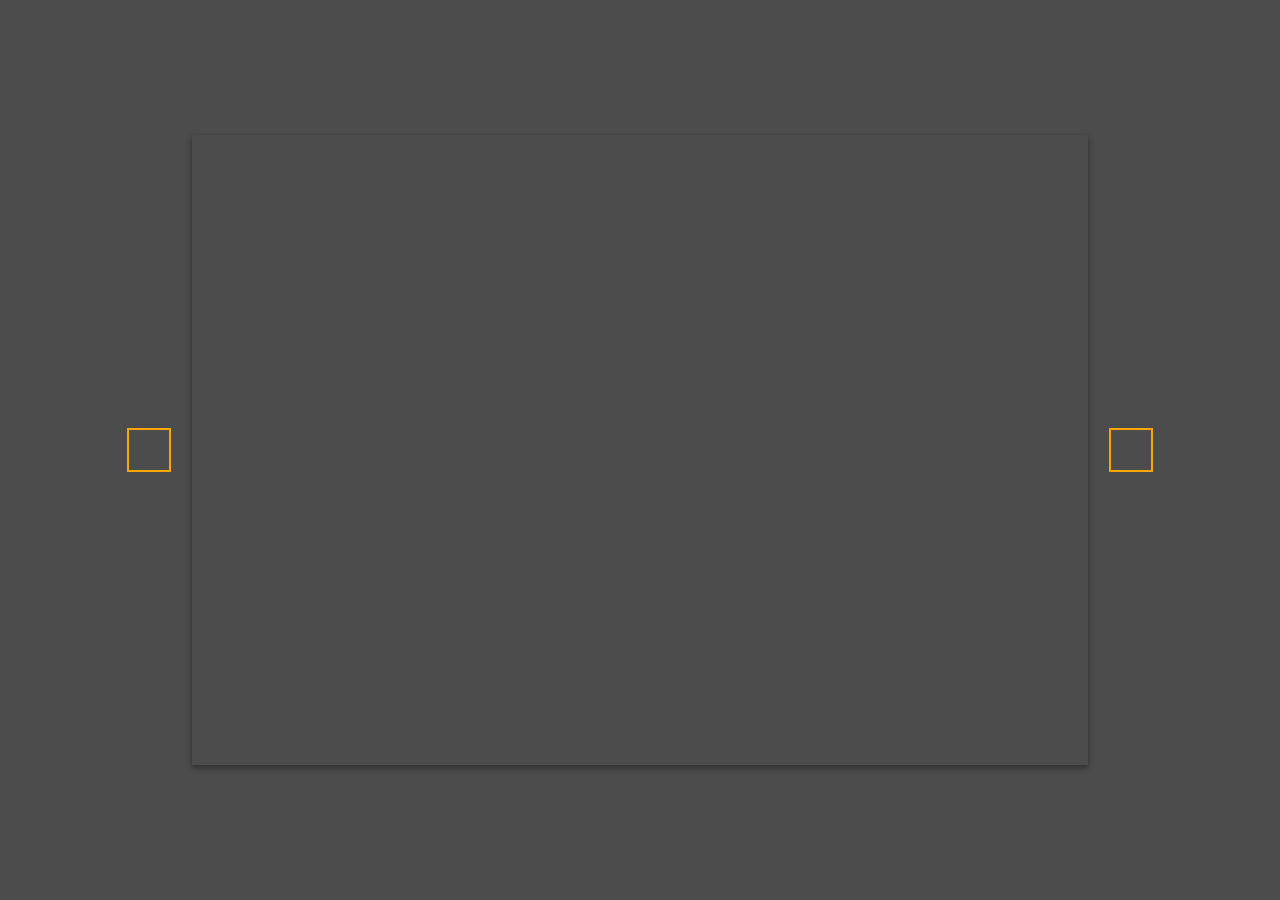
<file: background-slider/index.html>
<!DOCTYPE html>
<html lang="en">
  <head>
    <meta charset="UTF-8" />
    <meta name="viewport" content="width=device-width, initial-scale=1.0" />
    <link
      rel="stylesheet"
      href="https://cdnjs.cloudflare.com/ajax/libs/font-awesome/5.14.0/css/all.min.css"
      integrity="sha512-1PKOgIY59xJ8Co8+NE6FZ+LOAZKjy+KY8iq0G4B3CyeY6wYHN3yt9PW0XpSriVlkMXe40PTKnXrLnZ9+fkDaog=="
      crossorigin="anonymous"
    />
    <link rel="stylesheet" href="style.css" />
    <title>Background Slider</title>
  </head>
  <body>
    <div class="slider-container">
      <div
        class="slide active"
        style="
          background-image: url('https://images.unsplash.com/photo-1549880338-65ddcdfd017b?ixlib=rb-1.2.1&ixid=eyJhcHBfaWQiOjEyMDd9&auto=format&fit=crop&w=2100&q=80');
        "
      ></div>
      <div
        class="slide"
        style="
          background-image: url('https://images.unsplash.com/photo-1511593358241-7eea1f3c84e5?ixlib=rb-1.2.1&ixid=eyJhcHBfaWQiOjEyMDd9&auto=format&fit=crop&w=1934&q=80');
        "
      ></div>

      <div
        class="slide"
        style="
          background-image: url('https://images.unsplash.com/photo-1495467033336-2effd8753d51?ixlib=rb-1.2.1&ixid=eyJhcHBfaWQiOjEyMDd9&auto=format&fit=crop&w=2100&q=80');
        "
      ></div>

      <div
        class="slide"
        style="
          background-image: url('https://images.unsplash.com/photo-1522735338363-cc7313be0ae0?ixlib=rb-1.2.1&ixid=eyJhcHBfaWQiOjEyMDd9&auto=format&fit=crop&w=2689&q=80');
        "
      ></div>

      <div
        class="slide"
        style="
          background-image: url('https://images.unsplash.com/photo-1559087867-ce4c91325525?ixlib=rb-1.2.1&ixid=eyJhcHBfaWQiOjEyMDd9&auto=format&fit=crop&w=2100&q=80');
        "
      ></div>

      <button class="arrow left-arrow" id="left">
        <i class="fas fa-arrow-left"></i>
      </button>

      <button class="arrow right-arrow" id="right">
        <i class="fas fa-arrow-right"></i>
      </button>
    </div>
    <script src="script.js"></script>
  </body>
</html>
</file>
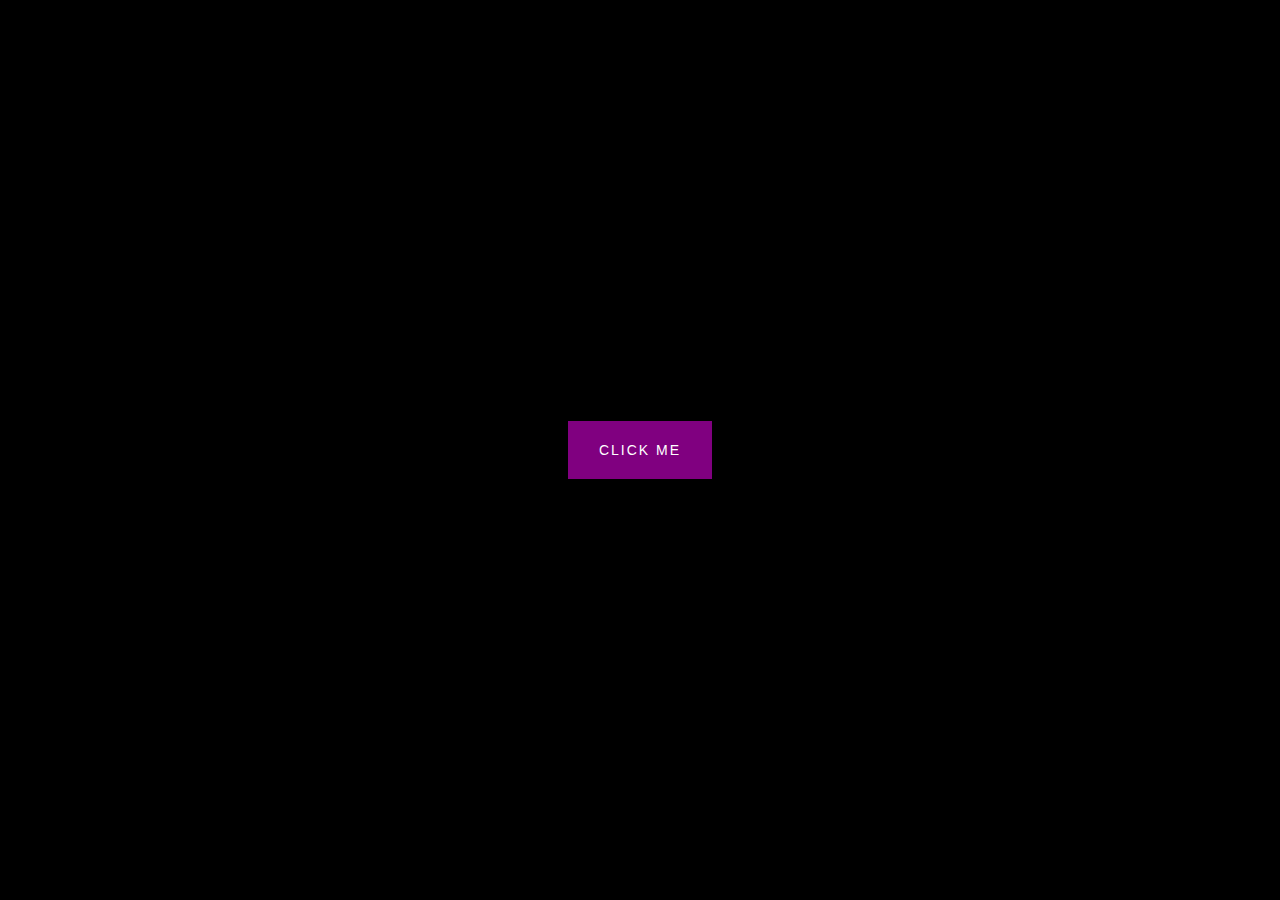
<file: button-ripple-effect/index.html>
<!DOCTYPE html>
<html lang="en">
  <head>
    <meta charset="UTF-8" />
    <meta name="viewport" content="width=device-width, initial-scale=1.0" />
    <link rel="stylesheet" href="style.css" />
    <title>Button Ripple Effect</title>
  </head>
  <body>
    <button class="ripple">Click Me</button>
    <script src="script.js"></script>
  </body>
</html>
</file>
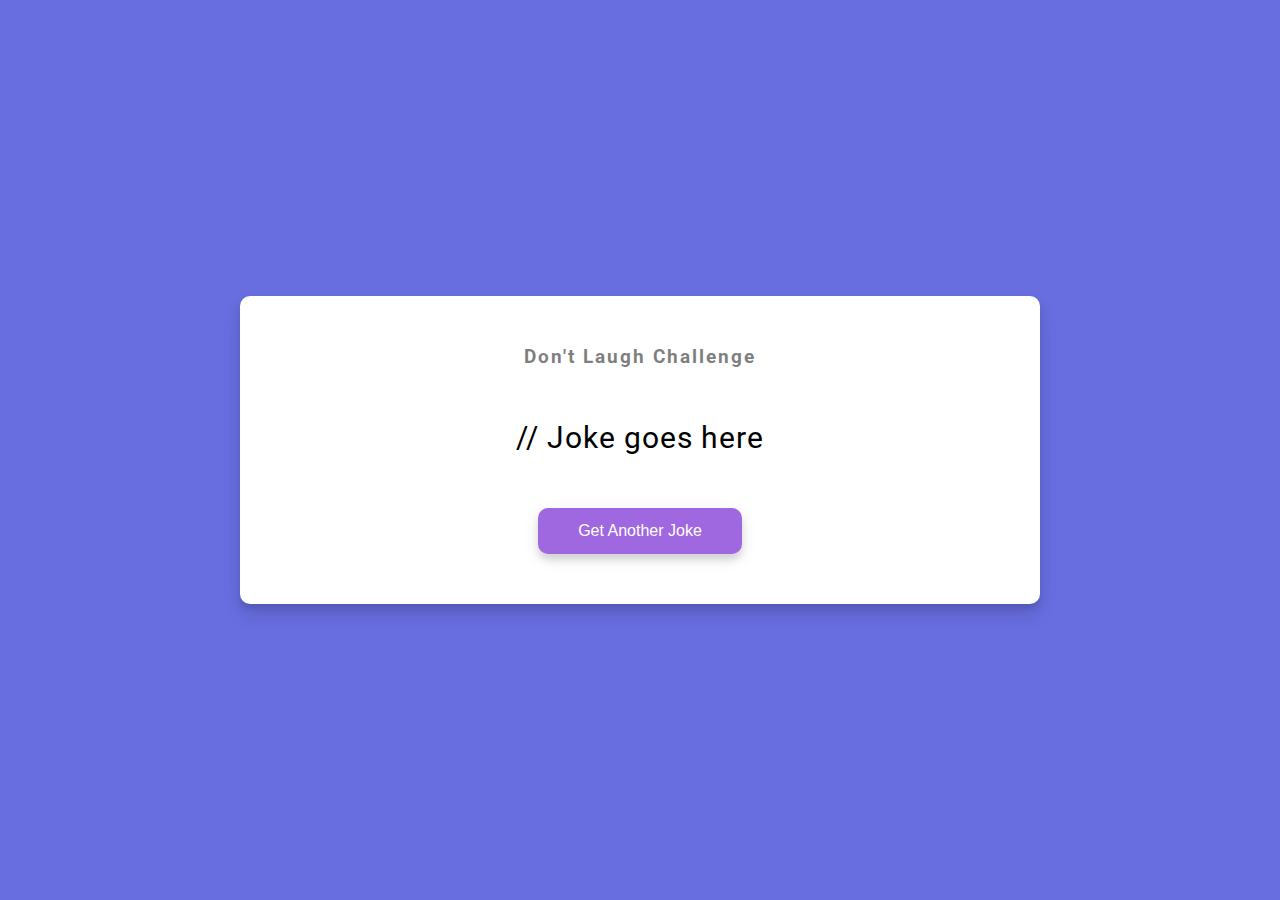
<file: dad-jokes/index.html>
<!DOCTYPE html>
<html lang="en">
  <head>
    <meta charset="UTF-8" />
    <meta name="viewport" content="width=device-width, initial-scale=1.0" />
    <link rel="stylesheet" href="style.css" />
    <title>Dad Jokes</title>
  </head>
  <body>
    <div class="container">
      <h3>Don't Laugh Challenge</h3>
      <div id="joke" class="joke">// Joke goes here</div>
      <button id="jokeBtn" class="btn">Get Another Joke</button>
    </div>
    <script src="script.js"></script>
  </body>
</html>
</file>
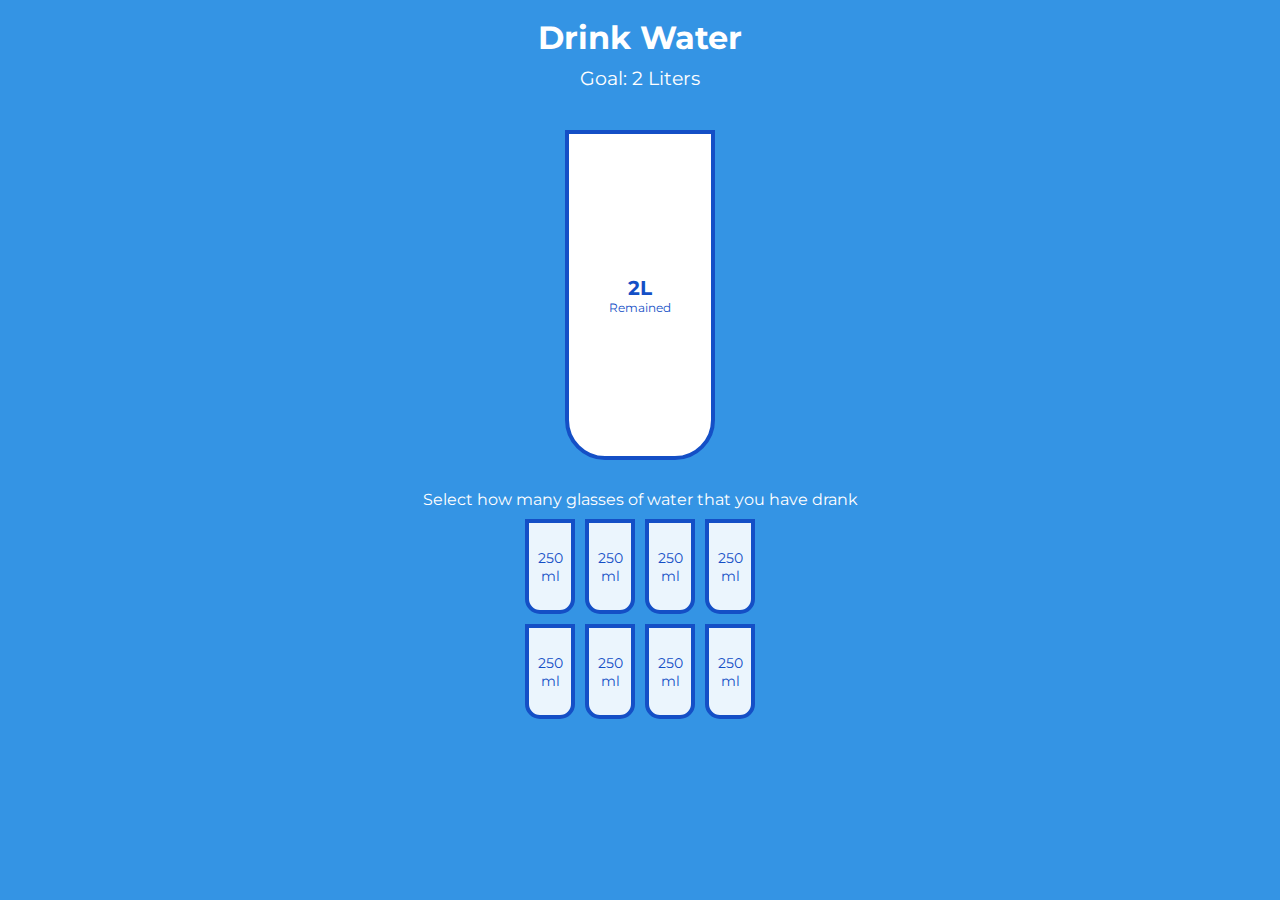
<file: drink-water/index.html>
<!DOCTYPE html>
<html lang="en">
  <head>
    <meta charset="UTF-8" />
    <meta name="viewport" content="width=device-width, initial-scale=1.0" />
    <link rel="stylesheet" href="style.css" />
    <title>Drink Water</title>
  </head>
  <body>
    <h1>Drink Water</h1>
    <h3>Goal: 2 Liters</h3>

    <div class="cup">
      <div class="remained" id="remained">
        <span id="liters"></span>
        <small>Remained</small>
      </div>

      <div class="percentage" id="percentage"></div>
    </div>

    <p class="text">Select how many glasses of water that you have drank</p>

    <div class="cups">
      <div class="cup cup-small">250 ml</div>
      <div class="cup cup-small">250 ml</div>
      <div class="cup cup-small">250 ml</div>
      <div class="cup cup-small">250 ml</div>
      <div class="cup cup-small">250 ml</div>
      <div class="cup cup-small">250 ml</div>
      <div class="cup cup-small">250 ml</div>
      <div class="cup cup-small">250 ml</div>
    </div>

    <script src="script.js"></script>
  </body>
</html>
</file>
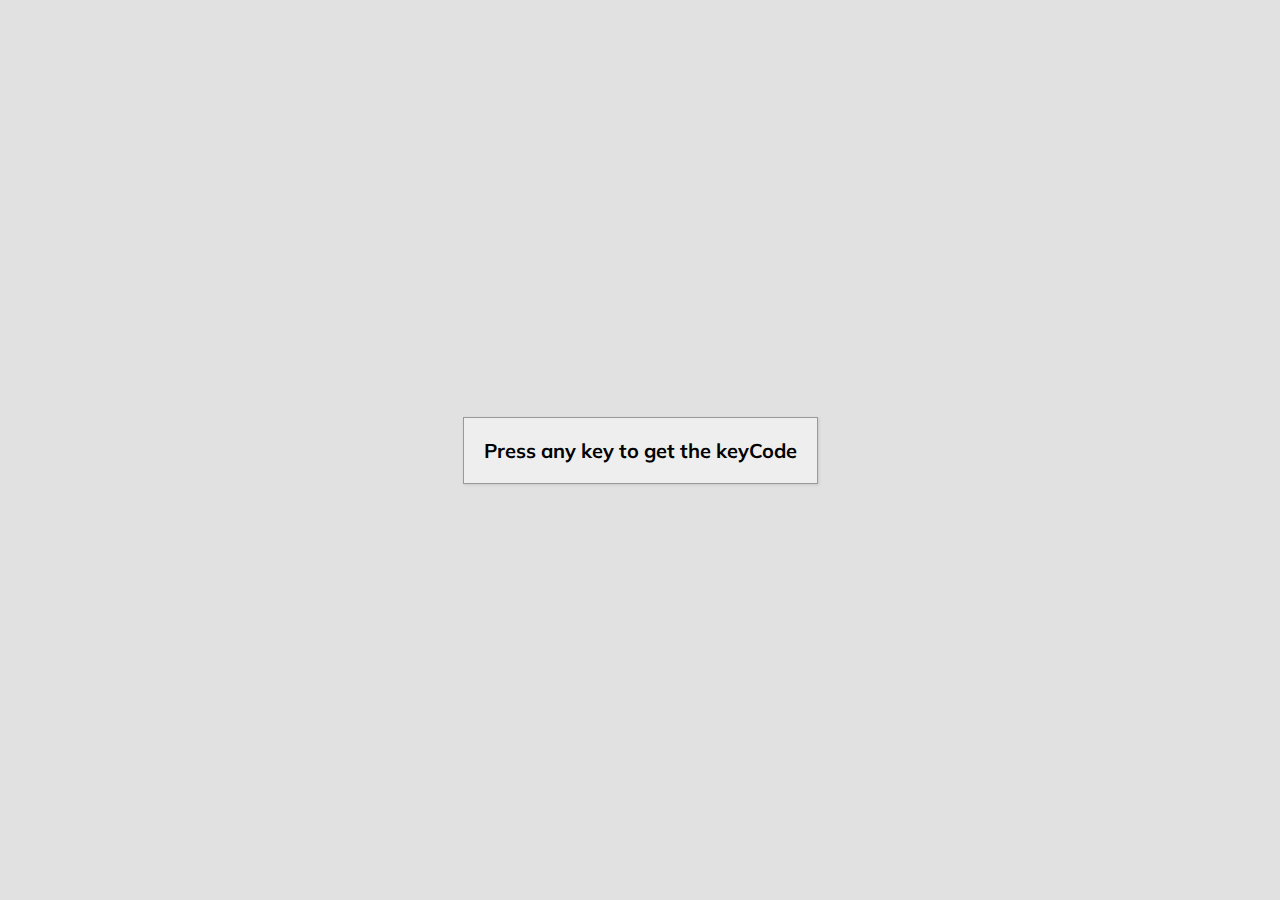
<file: event-keycodes/index.html>
<!DOCTYPE html>
<html lang="en">
  <head>
    <meta charset="UTF-8" />
    <meta name="viewport" content="width=device-width, initial-scale=1.0" />
    <link rel="stylesheet" href="style.css" />
    <title>Event KeyCodes</title>
  </head>
  <body>
    <div id="insert">
      <div class="key">
        Press any key to get the keyCode
      </div>
    </div>
    <script src="script.js"></script>
  </body>
</html>
</file>
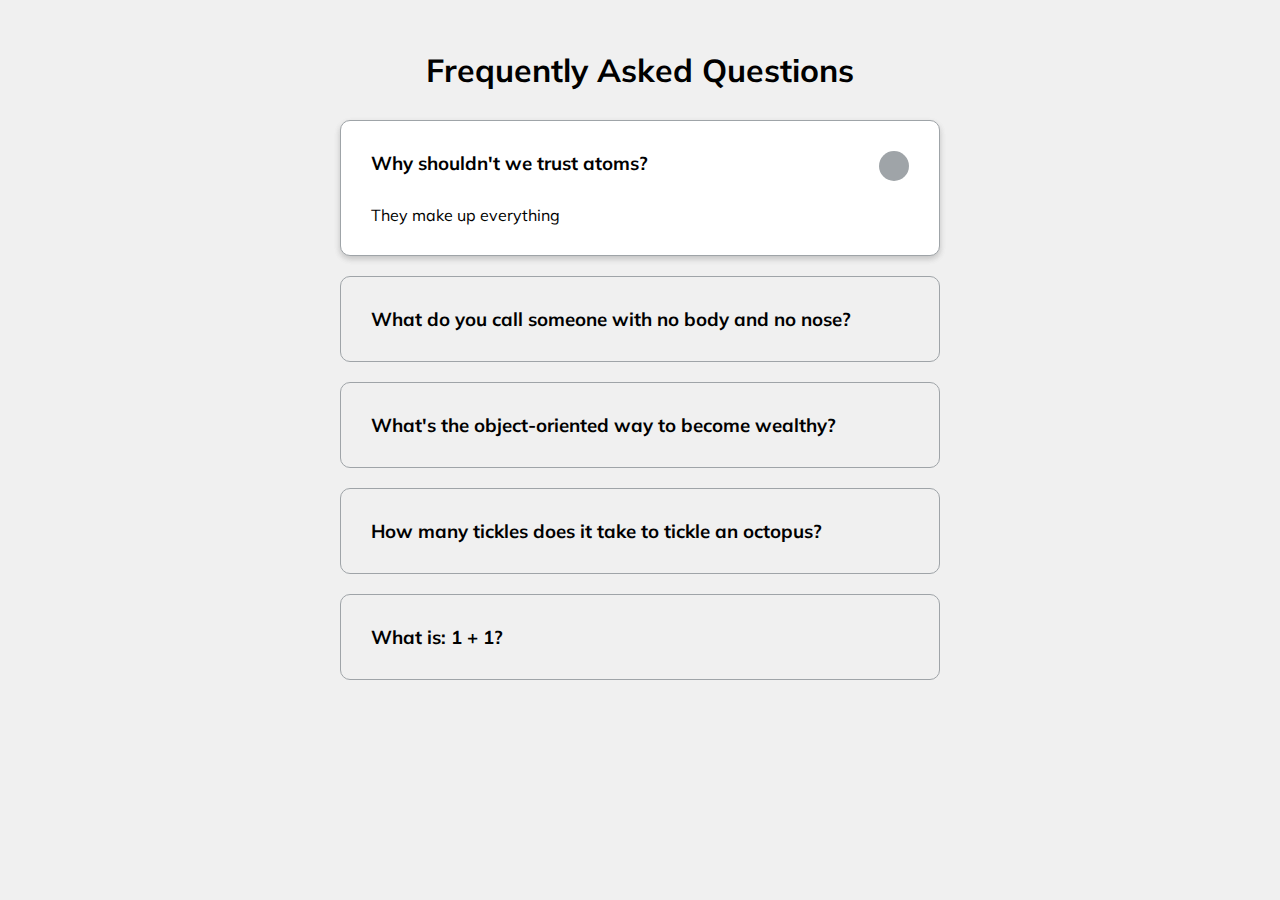
<file: faq-collapse/index.html>
<!DOCTYPE html>
<html lang="en">
  <head>
    <meta charset="UTF-8" />
    <meta name="viewport" content="width=device-width, initial-scale=1.0" />
    <link rel="stylesheet" href="https://cdnjs.cloudflare.com/ajax/libs/font-awesome/5.14.0/css/all.min.css" integrity="sha512-1PKOgIY59xJ8Co8+NE6FZ+LOAZKjy+KY8iq0G4B3CyeY6wYHN3yt9PW0XpSriVlkMXe40PTKnXrLnZ9+fkDaog==" crossorigin="anonymous" />
    <link rel="stylesheet" href="style.css" />
    <title>FAQ</title>
  </head>
  <body>
    <h1>Frequently Asked Questions</h1>
    <div class="faq-container">
      <div class="faq active">
        <h3 class="faq-title">
          Why shouldn't we trust atoms?
        </h3>

        <p class="faq-text">
          They make up everything
        </p>

        <button class="faq-toggle">
          <i class="fas fa-chevron-down"></i>
          <i class="fas fa-times"></i>
        </button>
      </div>

      <div class="faq">
        <h3 class="faq-title">
          What do you call someone with no body and no nose?
        </h3>
        <p class="faq-text">
          Nobody knows.
        </p>
        <button class="faq-toggle">
          <i class="fas fa-chevron-down"></i>
          <i class="fas fa-times"></i>
        </button>
      </div>
      
      <div class="faq">
        <h3 class="faq-title">
          What's the object-oriented way to become wealthy?
        </h3>
        <p class="faq-text">
          Inheritance.
        </p>
        <button class="faq-toggle">
          <i class="fas fa-chevron-down"></i>
          <i class="fas fa-times"></i>
        </button>
      </div>
      
      <div class="faq">
        <h3 class="faq-title">
          How many tickles does it take to tickle an octopus?
        </h3>
        <p class="faq-text">
          Ten-tickles!
        </p>
        <button class="faq-toggle">
          <i class="fas fa-chevron-down"></i>
          <i class="fas fa-times"></i>
        </button>
      </div>
      
      <div class="faq">
        <h3 class="faq-title">
          What is: 1 + 1?
        </h3>
        <p class="faq-text">
          Depends on who are you asking.
        </p>
        <button class="faq-toggle">
          <i class="fas fa-chevron-down"></i>
          <i class="fas fa-times"></i>
        </button>
      </div>
    </div>
    <script src="script.js"></script>
  </body>
</html>
</file>
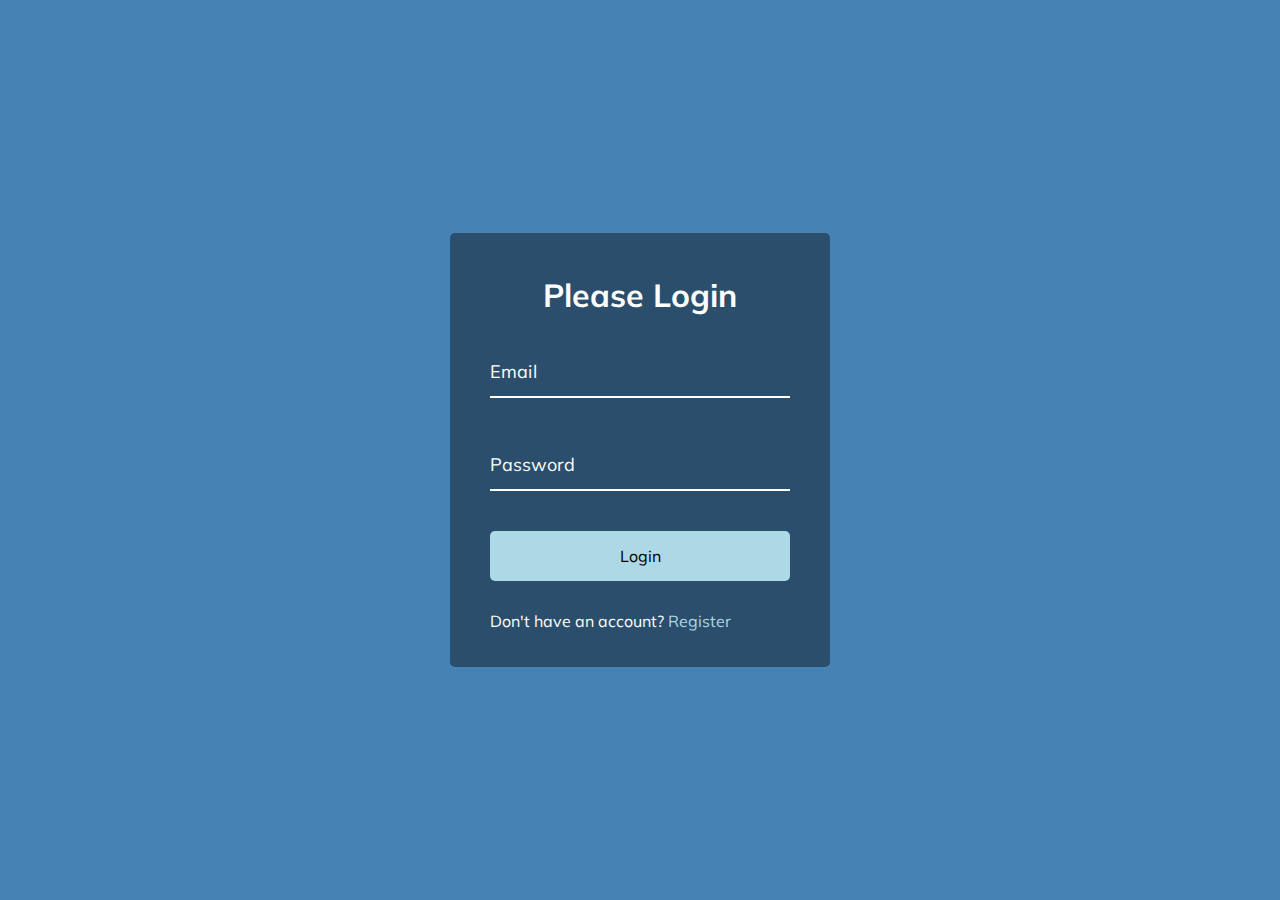
<file: form-input-wave/index.html>
<!DOCTYPE html>
<html lang="en">
  <head>
    <meta charset="UTF-8" />
    <meta name="viewport" content="width=device-width, initial-scale=1.0" />
    <link rel="stylesheet" href="style.css" />
    <title>Form Input Wave</title>
  </head>
  <body>
    <div class="container">
      <h1>Please Login</h1>
      <form>
        <div class="form-control">
          <input type="text" required>
          <label>Email</label>
          <!-- <label>
            <span style="transition-delay: 0ms">E</span>
              <span style="transition-delay: 50ms">m</span>
              <span style="transition-delay: 100ms">a</span>
              <span style="transition-delay: 150ms">i</span>
              <span style="transition-delay: 200ms">l</span>
        </label> -->
        </div>

        <div class="form-control">
          <input type="password" required>
          <label>Password</label>
        </div>

        <button class="btn">Login</button>

        <p class="text">Don't have an account? <a href="#">Register</a> </p>
      </form>
    </div>
    <script src="script.js"></script>
  </body>
</html>
</file>
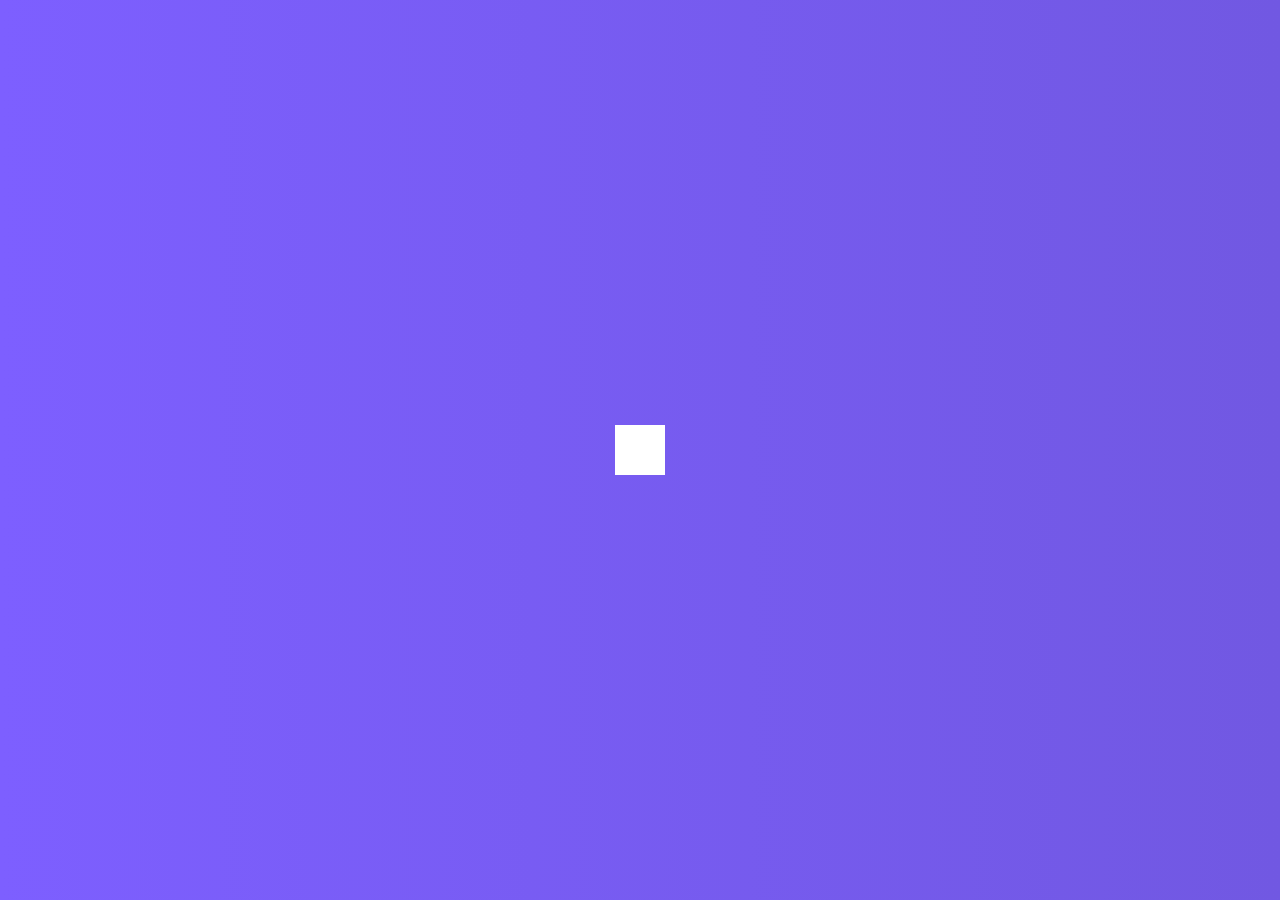
<file: hidden-search/index.html>
﻿<!DOCTYPE html>
<html lang="en">
  <head>
    <meta charset="UTF-8" />
    <meta name="viewport" content="width=device-width, initial-scale=1.0" />
    <link rel="stylesheet" href="https://cdnjs.cloudflare.com/ajax/libs/font-awesome/5.14.0/css/all.min.css" integrity="sha512-1PKOgIY59xJ8Co8+NE6FZ+LOAZKjy+KY8iq0G4B3CyeY6wYHN3yt9PW0XpSriVlkMXe40PTKnXrLnZ9+fkDaog==" crossorigin="anonymous" />
    <link rel="stylesheet" href="style.css" />
    <title>Hidden Search</title>
  </head>
  <body>
    <div class="search">
      <input type="text" class="input" placeholder="Search...">
      <button class="btn">
        <i class="fas fa-search"></i>
      </button>
    </div>
    <script src="script.js"></script>
  </body>
</html>
</file>
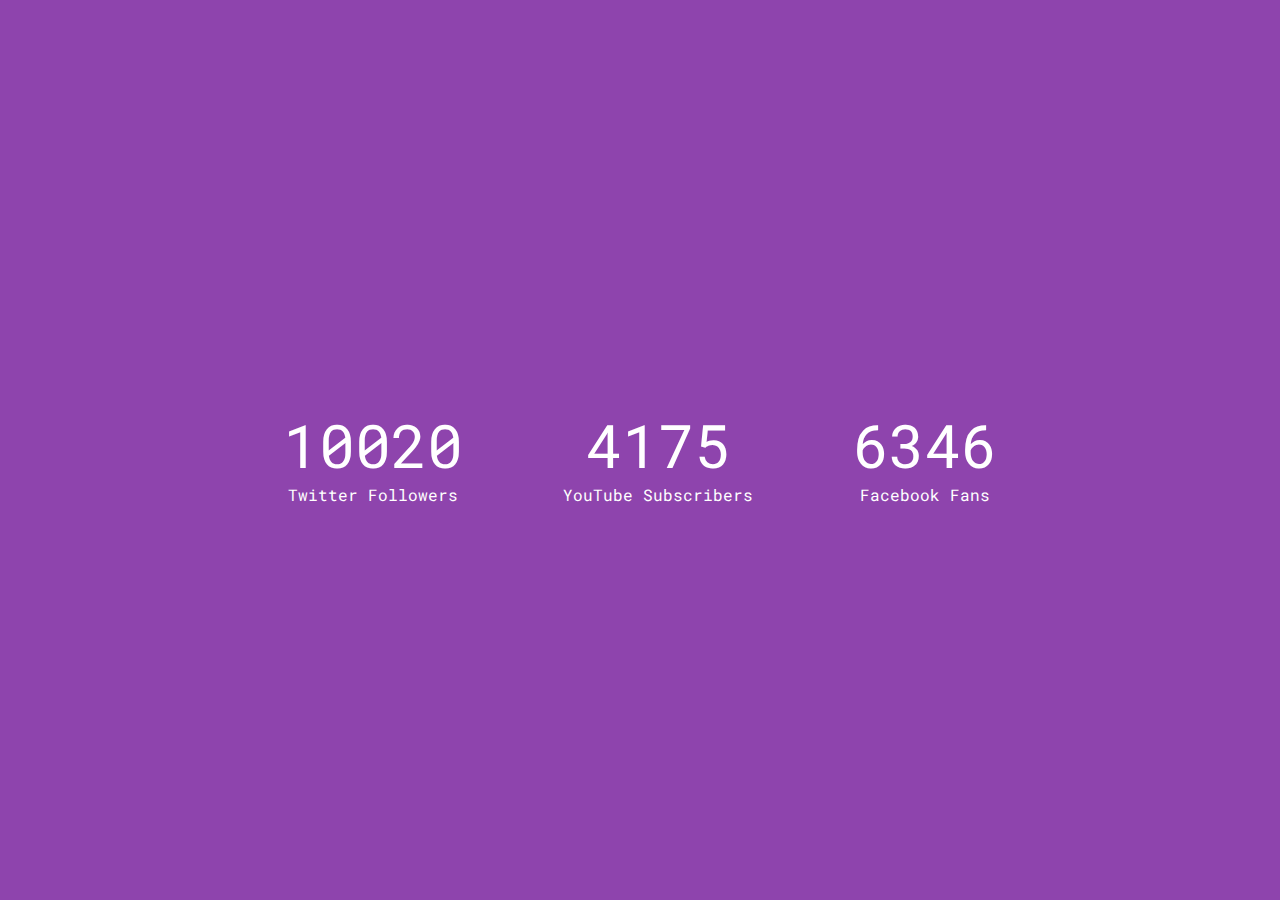
<file: incrementing-counter/index.html>
<!DOCTYPE html>
<html lang="en">
  <head>
    <meta charset="UTF-8" />
    <meta name="viewport" content="width=device-width, initial-scale=1.0" />
    <link rel="stylesheet" href="https://cdnjs.cloudflare.com/ajax/libs/font-awesome/5.14.0/css/all.min.css" integrity="sha512-1PKOgIY59xJ8Co8+NE6FZ+LOAZKjy+KY8iq0G4B3CyeY6wYHN3yt9PW0XpSriVlkMXe40PTKnXrLnZ9+fkDaog==" crossorigin="anonymous" />
    <link rel="stylesheet" href="style.css" />
    <title>Increment Counter</title>
  </head>
  <body>
    <div class="counter-container">
      <i class="fab fa-twitter fa-3x"></i>
      <div class="counter" data-target="12000"></div>
      <span>Twitter Followers</span>
    </div>

    <div class="counter-container">
      <i class="fab fa-youtube fa-3x"></i>
      <div class="counter" data-target="5000"></div>
      <span>YouTube Subscribers</span>
    </div>

    <div class="counter-container">
      <i class="fab fa-facebook fa-3x"></i>
      <div class="counter" data-target="7500"></div>
      <span>Facebook Fans</span>
    </div>
    <script src="script.js"></script>
  </body>
</html>
</file>
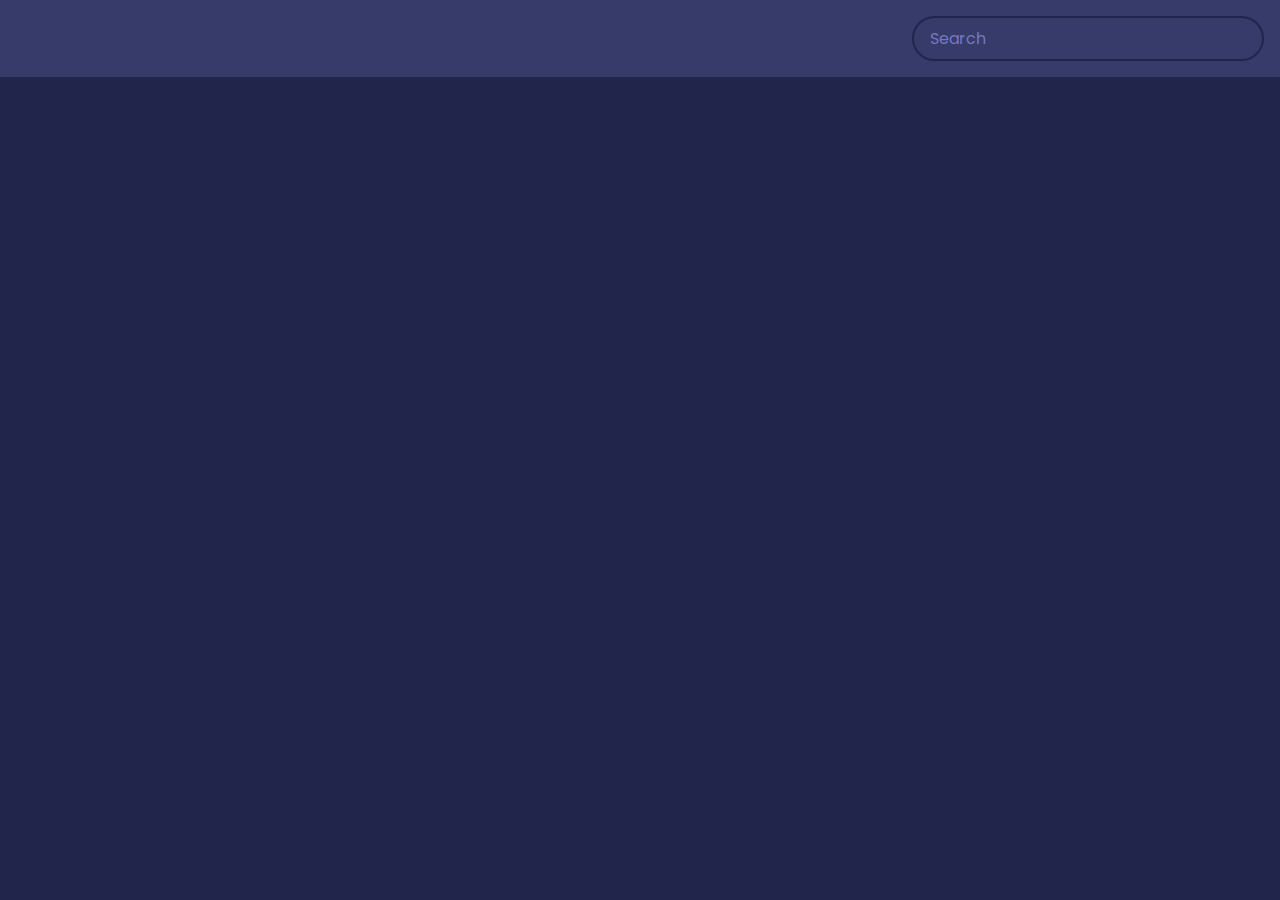
<file: movie-app/index.html>
<!DOCTYPE html>
<html lang="en">
  <head>
    <meta charset="UTF-8" />
    <meta name="viewport" content="width=device-width, initial-scale=1.0" />
    <link rel="stylesheet" href="style.css" />
    <title>Movie App</title>
  </head>
  <body>
    <header>
      <form id="form">
        <input type="text" id="search" class="search" placeholder="Search">
      </form>
    </header>

    <main id="main"></main>

    <script src="script.js"></script>
  </body>
</html>
</file>
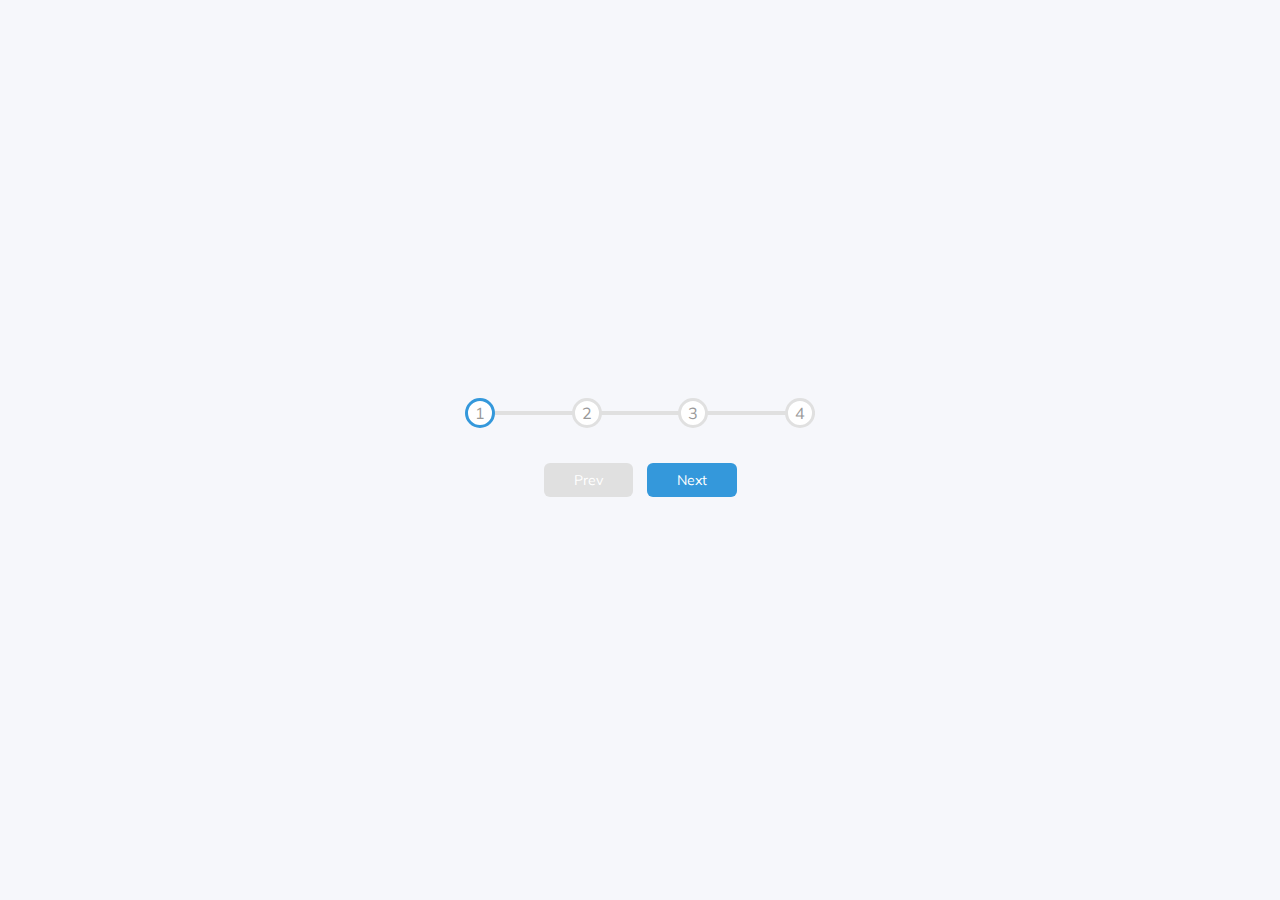
<file: progress steps/index.html>
﻿<!DOCTYPE html>
<html lang="en">
  <head>
    <meta charset="UTF-8" />
    <meta name="viewport" content="width=device-width, initial-scale=1.0" />
    <link rel="stylesheet" href="style.css" />
    <title>Progress Steps</title>
  </head>
  <body>
    <div class="container">
      <div class="progress-container">
        <div class="progress" id="progress"></div>
        <div class="circle active">1</div>
        <div class="circle">2</div>
        <div class="circle">3</div>
        <div class="circle">4</div>
      </div>

      <button class="btn" id="prev" disabled>Prev</button>
      <button class="btn" id="next">Next</button>
    </div>
    <script src="script.js"></script>
  </body>
</html>
</file>
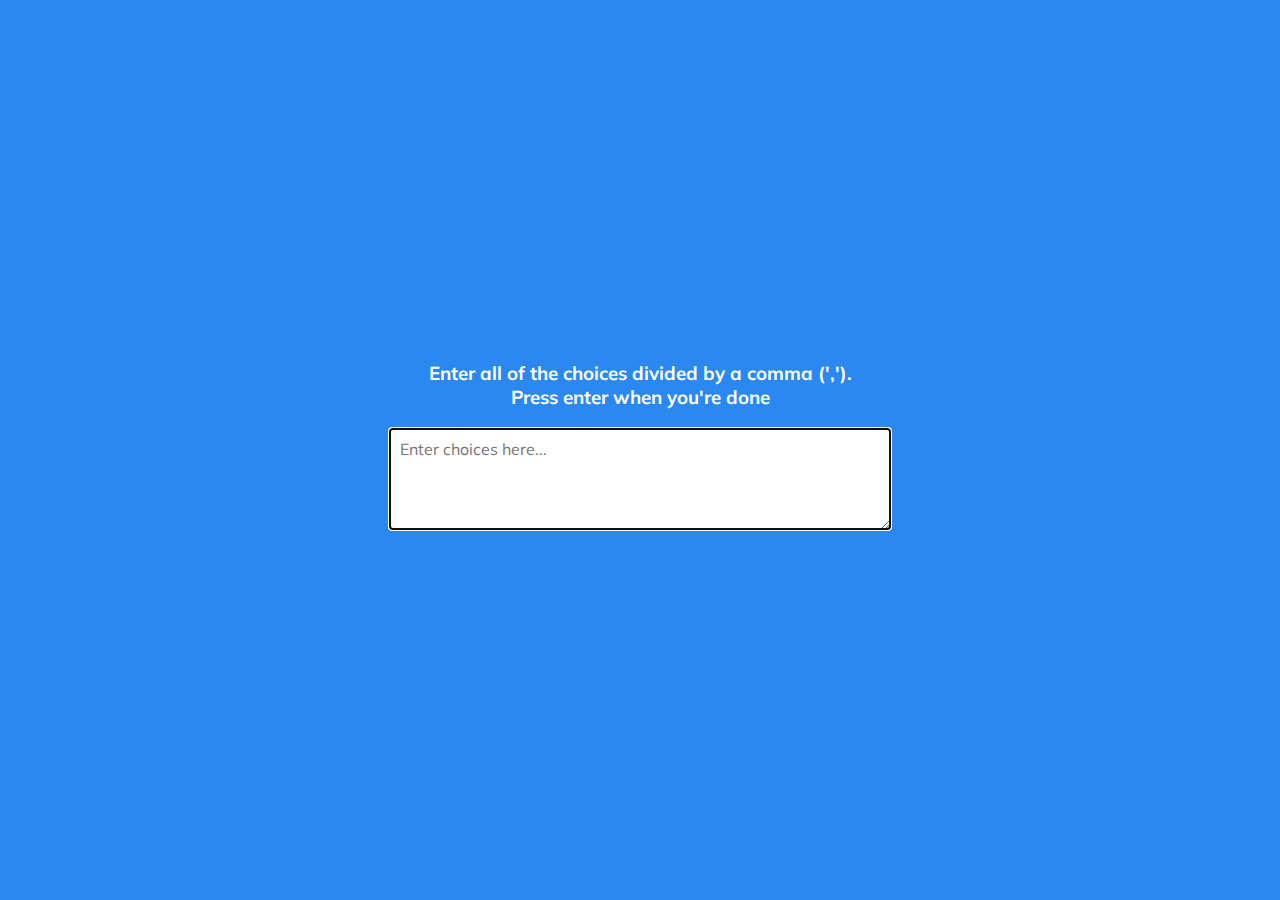
<file: random-choice-picker/index.html>
<!DOCTYPE html>
<html lang="en">
  <head>
    <meta charset="UTF-8" />
    <meta name="viewport" content="width=device-width, initial-scale=1.0" />
    <link rel="stylesheet" href="style.css" />
    <title>Random Choice Picker</title>
  </head>
  <body>
    <div class="container">
      <h3>Enter all of the choices divided by a comma (','). <br> Press enter when you're done</h3>
      <textarea placeholder="Enter choices here..." id="textarea"></textarea>

      <div id="tags"></div>
    </div>

    <script src="script.js"></script>
  </body>
</html>
</file>
<file: background-slider/style.css>
@import url('https://fonts.googleapis.com/css2?family=Roboto:wght@400;700&display=swap');

* {
  box-sizing: border-box;
}

body {
  font-family: 'Roboto', sans-serif;
  display: flex;
  flex-direction: column;
  align-items: center;
  justify-content: center;
  height: 100vh;
  overflow: hidden;
  margin: 0;
  background-position: center center;
  background-size: cover;
  transition: 0.4s;
}

body::before {
  content: '';
  position: absolute;
  top: 0;
  left: 0;
  width: 100%;
  height: 100vh;
  background-color: rgba(0, 0, 0, 0.7);
  z-index: -1;
}

.slider-container {
  box-shadow: 0 3px 6px rgba(0, 0, 0, 0.16), 0 3px 6px rgba(0, 0, 0, 0.23);
  height: 70vh;
  width: 70vw;
  position: relative;
  overflow: hidden;
}

.slide {
  opacity: 0;
  height: 100vh;
  width: 100vw;
  background-position: center center;
  background-size: cover;
  position: absolute;
  top: -15vh;
  left: -15vw;
  transition: 0.4s ease;
  z-index: 1;
}

.slide.active {
  opacity: 1;
}

.arrow {
  position: fixed;
  background-color: transparent;
  color: #fff;
  padding: 20px;
  font-size: 30px;
  border: 2px solid orange;
  top: 50%;
  transform: translateY(-50%);
  cursor: pointer;
}

.arrow:focus {
  outline: 0;
}

.left-arrow {
  left: calc(15vw - 65px);
}

.right-arrow {
  right: calc(15vw - 65px);
}
</file>
<file: button-ripple-effect/style.css>
@import url('https://fonts.googleapis.com/css2?family=Roboto:wght@400;700&display=swap');

* {
  box-sizing: border-box;
}

body {
  background-color: #000;
  font-family: 'Roboto', sans-serif;
  display: flex;
  flex-direction: column;
  align-items: center;
  justify-content: center;
  height: 100vh;
  overflow: hidden;
  margin: 0;
}

button {
  background-color: purple;
  color: #fff;
  border: 1px purple solid;
  font-size: 14px;
  text-transform: uppercase;
  letter-spacing: 2px;
  padding: 20px 30px;
  overflow: hidden;
  margin: 10px 0;
  position: relative;
}

button:focus {
  outline: none;
}

button .circle {
  position: absolute;
  background-color: #fff;
  width: 100px;
  height: 100px;
  border-radius: 50%;
  transform: translate(-50%, -50%) scale(0);
  animation: scale 0.5s ease-out;
}

@keyframes scale {
  to {
    transform: translate(-50%, -50%) scale(3);
    opacity: 0;
  }
}
</file>
<file: dad-jokes/style.css>
@import url('https://fonts.googleapis.com/css2?family=Roboto:wght@400;700&display=swap');

* {
  box-sizing: border-box;
}

body {
  background-color: #686de0;
  font-family: 'Roboto', sans-serif;
  display: flex;
  flex-direction: column;
  align-items: center;
  justify-content: center;
  height: 100vh;
  overflow: hidden;
  margin: 0;
  padding: 20px;
}

.container {
  background-color: #fff;
  border-radius: 10px;
  box-shadow: 0 10px 20px rgba(0, 0, 0, 0.1), 0 6px 6px rgba(0, 0, 0, 0.1);
  padding: 50px 20px;
  text-align: center;
  max-width: 100%;
  width: 800px;
}

h3 {
  margin: 0;
  opacity: 0.5;
  letter-spacing: 2px;
}

.joke {
  font-size: 30px;
  letter-spacing: 1px;
  line-height: 40px;
  margin: 50px auto;
  max-width: 600px;
}

.btn {
  background-color: #9f68e0;
  color: #fff;
  border: 0;
  border-radius: 10px;
  box-shadow: 0 5px 15px rgba(0, 0, 0, 0.1), 0 6px 6px rgba(0, 0, 0, 0.1);
  padding: 14px 40px;
  font-size: 16px;
  cursor: pointer;
}

.btn:active {
  transform: scale(0.98);
}

.btn:focus {
  outline: 0;
}
</file>
<file: drink-water/style.css>
@import url('https://fonts.googleapis.com/css?family=Montserrat:400,600&display=swap');

:root {
  --border-color: #144fc6;
  --fill-color: #6ab3f8;
}

* {
  box-sizing: border-box;
}

body {
  background-color: #3494e4;
  color: #fff;
  font-family: 'Montserrat', sans-serif;
  display: flex;
  flex-direction: column;
  align-items: center;
  margin-bottom: 40px;
}

h1 {
  margin: 10px 0 0;
}

h3 {
  font-weight: 400;
  margin: 10px 0;
}

.cup {
  background-color: #fff;
  border: 4px solid var(--border-color);
  color: var(--border-color);
  border-radius: 0 0 40px 40px;
  height: 330px;
  width: 150px;
  margin: 30px 0;
  display: flex;
  flex-direction: column;
  overflow: hidden;
}

.cup.cup-small {
  height: 95px;
  width: 50px;
  border-radius: 0 0 15px 15px;
  background-color: rgba(255, 255, 255, 0.9);
  cursor: pointer;
  font-size: 14px;
  align-items: center;
  justify-content: center;
  text-align: center;
  margin: 5px;
  transition: 0.3s ease;
}

.cup.cup-small.full {
  background-color: var(--fill-color);
  color: #fff;
}

.cups {
  display: flex;
  flex-wrap: wrap;
  align-items: center;
  justify-content: center;
  width: 280px;
}

.remained {
  display: flex;
  flex-direction: column;
  align-items: center;
  justify-content: center;
  text-align: center;
  flex: 1;
  transition: 0.3s ease;
}

.remained span {
  font-size: 20px;
  font-weight: bold;
}

.remained small {
  font-size: 12px;
}

.percentage {
  background-color: var(--fill-color);
  display: flex;
  align-items: center;
  justify-content: center;
  font-weight: bold;
  font-size: 30px;
  height: 0;
  transition: 0.3s ease;
}

.text {
  text-align: center;
  margin: 0 0 5px;
}
</file>
<file: event-keycodes/style.css>
@import url('https://fonts.googleapis.com/css?family=Muli&display=swap');

* {
  box-sizing: border-box;
}

body {
  background-color: #e1e1e1;
  font-family: 'Muli', sans-serif;
  display: flex;
  align-items: center;
  justify-content: center;
  text-align: center;
  height: 100vh;
  overflow: hidden;
  margin: 0;
}

.key {
  border: 1px solid #999;
  background-color: #eee;
  box-shadow: 1px 1px 3px rgba(0, 0, 0, 0.1);
  display: inline-flex;
  align-items: center;
  font-size: 20px;
  font-weight: bold;
  padding: 20px;
  flex-direction: column;
  margin: 10px;
  min-width: 150px;
  position: relative;
}

.key small {
  position: absolute;
  top: -24px;
  left: 0;
  text-align: center;
  width: 100%;
  color: #555;
  font-size: 14px;
}
</file>
<file: faq-collapse/style.css>
@import url('https://fonts.googleapis.com/css?family=Muli&display=swap');

* {
  box-sizing: border-box;
}

body {
  font-family: 'Muli', sans-serif;
  background-color: #f0f0f0;
}

h1 {
  margin: 50px 0 30px;
  text-align: center;
}

.faq-container {
  max-width: 600px;
  margin: 0 auto;
}

.faq {
  background-color: transparent;
  border: 1px solid #9fa4a8;
  border-radius: 10px;
  margin: 20px 0;
  padding: 30px;
  position: relative;
  overflow: hidden;
  transition: 0.3s ease;
}

.faq.active {
  background-color: #fff;
  box-shadow: 0 3px 6px rgba(0, 0, 0, 0.1), 0 3px 6px rgba(0, 0, 0, 0.1);
}

.faq.active::before,
.faq.active::after {
  content: '\f075';
  font-family: 'Font Awesome 5 Free';
  color: #2ecc71;
  font-size: 7rem;
  position: absolute;
  opacity: 0.2;
  top: 20px;
  left: 20px;
  z-index: 0;
}

.faq.active::before {
  color: #3498db;
  top: -10px;
  left: -30px;
  transform: rotateY(180deg);
}

.faq-title {
  margin: 0 35px 0 0;
}

.faq-text {
  display: none;
  margin: 30px 0 0;
}

.faq.active .faq-text {
  display: block;
}

.faq-toggle {
  background-color: transparent;
  border: 0;
  border-radius: 50%;
  cursor: pointer;
  display: flex;
  align-items: center;
  justify-content: center;
  font-size: 16px;
  padding: 0;
  position: absolute;
  top: 30px;
  right: 30px;
  height: 30px;
  width: 30px;
}

.faq-toggle:focus {
  outline: 0;
}

.faq-toggle .fa-times {
  display: none;
}

.faq.active .faq-toggle .fa-times {
  color: #fff;
  display: block;
}

.faq.active .faq-toggle .fa-chevron-down {
  display: none;
}

.faq.active .faq-toggle {
  background-color: #9fa4a8;
}
</file>
<file: form-input-wave/style.css>
@import url('https://fonts.googleapis.com/css?family=Muli&display=swap');

* {
  box-sizing: border-box;
}

body {
  background-color: steelblue;
  color: #fff;
  font-family: 'Muli', sans-serif;
  display: flex;
  flex-direction: column;
  align-items: center;
  justify-content: center;
  height: 100vh;
  overflow: hidden;
  margin: 0;
}

.container {
  background-color: rgba(0, 0, 0, 0.4);
  padding: 20px 40px;
  border-radius: 5px;
}

.container h1 {
  text-align: center;
  margin-bottom: 30px;
}

.container a {
  text-decoration: none;
  color: lightblue;
}

.btn {
  cursor: pointer;
  display: inline-block;
  width: 100%;
  background: lightblue;
  padding: 15px;
  font-family: inherit;
  font-size: 16px;
  border: 0;
  border-radius: 5px;
}

.btn:focus {
  outline: 0;
}

.btn:active {
  transform: scale(0.98);
}

.text {
  margin-top: 30px;
}

.form-control {
  position: relative;
  margin: 20px 0 40px;
  width: 300px;
}

.form-control input {
  background-color: transparent;
  border: 0;
  border-bottom: 2px #fff solid;
  display: block;
  width: 100%;
  padding: 15px 0;
  font-size: 18px;
  color: #fff;
}

.form-control input:focus,
.form-control input:valid {
  outline: 0;
  border-bottom-color: lightblue;
}

.form-control label {
  position: absolute;
  top: 15px;
  left: 0;
  pointer-events: none;
}

.form-control label span {
  display: inline-block;
  font-size: 18px;
  min-width: 5px;
  transition: 0.3s cubic-bezier(0.68, -0.55, 0.265, 1.55);
}

.form-control input:focus + label span,
.form-control input:valid + label span {
  color: lightblue;
  transform: translateY(-30px);
}
</file>
<file: hidden-search/style.css>
﻿@import url("https://fonts.googleapis.com/css2?family=Roboto:wght@400;700&display=swap");

* {
  box-sizing: border-box;
}

body {
  background-image: linear-gradient(90deg, #7d5fff, #7158e2);
  font-family: "Roboto", sans-serif;
  display: flex;
  align-items: center;
  justify-content: center;
  height: 100vh;
  overflow: hidden;
  margin: 0;
}

.search {
  position: relative;
  height: 50px;
}

.search .input {
  background-color: #fff;
  border: 0;
  font-size: 18px;
  padding: 15px;
  height: 50px;
  width: 50px;
  transition: width 0.3s ease;
}

.btn {
  background-color: #fff;
  border: 0;
  cursor: pointer;
  font-size: 24px;
  position: absolute;
  top: 0;
  left: 0;
  height: 50px;
  width: 50px;
  transition: transform 0.3s ease;
}

.btn:focus,
.input:focus {
  outline: none;
}

.search.active .input {
  width: 200px;
}

.search.active .btn {
  transform: translateX(198px);
}
</file>
<file: incrementing-counter/style.css>
@import url('https://fonts.googleapis.com/css?family=Roboto+Mono&display=swap');

* {
  box-sizing: border-box;
}

body {
  background-color: #8e44ad;
  color: #fff;
  font-family: 'Roboto Mono', sans-serif;
  display: flex;
  align-items: center;
  justify-content: center;
  height: 100vh;
  overflow: hidden;
  margin: 0;
}

.counter-container {
  display: flex;
  flex-direction: column;
  justify-content: center;
  text-align: center;
  margin: 30px 50px;
}

.counter {
  font-size: 60px;
  margin-top: 10px;
}

@media (max-width: 580px) {
  body {
    flex-direction: column;
  }
}
</file>
<file: movie-app/style.css>
@import url('https://fonts.googleapis.com/css2?family=Poppins:wght@200;400&display=swap');

:root {
  --primary-color: #22254b;
  --secondary-color: #373b69;
}

* {
  box-sizing: border-box;
}

body {
  background-color: var(--primary-color);
  font-family: 'Poppins', sans-serif;
  margin: 0;
}

header {
  padding: 1rem;
  display: flex;
  justify-content: flex-end;
  background-color: var(--secondary-color);
}

.search {
  background-color: transparent;
  border: 2px solid var(--primary-color);
  border-radius: 50px;
  font-family: inherit;
  font-size: 1rem;
  padding: 0.5rem 1rem;
  color: #fff;
}

.search::placeholder {
  color: #7378c5;
}

.search:focus {
  outline: none;
  background-color: var(--primary-color);
}

main {
  display: flex;
  flex-wrap: wrap;
  justify-content: center;
}

.movie {
  width: 300px;
  margin: 1rem;
  background-color: var(--secondary-color);
  box-shadow: 0 4px 5px rgba(0, 0, 0, 0.2);
  position: relative;
  overflow: hidden;
  border-radius: 3px;
}

.movie img {
  width: 100%;
}

.movie-info {
  color: #eee;
  display: flex;
  align-items: center;
  justify-content: space-between;
  padding: 0.5rem 1rem 1rem;
  letter-spacing: 0.5px;
}

.movie-info h3 {
  margin-top: 0;
}

.movie-info span {
  background-color: var(--primary-color);
  padding: 0.25rem 0.5rem;
  border-radius: 3px;
  font-weight: bold;
}

.movie-info span.green {
  color: lightgreen;
}

.movie-info span.orange {
  color: orange;
}

.movie-info span.red {
  color: red;
}

.overview {
  background-color: #fff;
  padding: 2rem;
  position: absolute;
  left: 0;
  bottom: 0;
  right: 0;
  max-height: 100%;
  transform: translateY(101%);
  overflow-y: auto;
  transition: transform 0.3s ease-in;
}

.movie:hover .overview {
  transform: translateY(0);
}
</file>
<file: progress steps/style.css>
﻿@import url("https://fonts.googleapis.com/css?family=Muli&display=swap");

:root {
  --line-border-fill: #3498db;
  --line-border-empty: #e0e0e0;
}

* {
  box-sizing: border-box;
}

body {
  background-color: #f6f7fb;
  font-family: "Muli", sans-serif;
  display: flex;
  align-items: center;
  justify-content: center;
  height: 100vh;
  overflow: hidden;
  margin: 0;
}

.container {
  text-align: center;
}

.progress-container {
  display: flex;
  justify-content: space-between;
  position: relative;
  margin-bottom: 30px;
  max-width: 100%;
  width: 350px;
}

.progress-container::before {
  content: "";
  background-color: var(--line-border-empty);
  position: absolute;
  top: 50%;
  left: 0;
  transform: translateY(-50%);
  height: 4px;
  width: 100%;
  z-index: -1;
}

.progress {
  background-color: var(--line-border-fill);
  position: absolute;
  top: 50%;
  left: 0;
  transform: translateY(-50%);
  height: 4px;
  width: 0%;
  z-index: -1;
  transition: 0.4s ease;
}

.circle {
  background-color: #fff;
  color: #999;
  border-radius: 50%;
  height: 30px;
  width: 30px;
  display: flex;
  align-items: center;
  justify-content: center;
  border: 3px solid var(--line-border-empty);
  transition: 0.4s ease;
}

.circle.active {
  border-color: var(--line-border-fill);
}

.btn {
  background-color: var(--line-border-fill);
  color: #fff;
  border: 0;
  border-radius: 6px;
  cursor: pointer;
  font-family: inherit;
  padding: 8px 30px;
  margin: 5px;
  font-size: 14px;
}

.btn:active {
  transform: scale(0.98);
}

.btn:focus {
  outline: 0;
}

.btn:disabled {
  background-color: var(--line-border-empty);
  cursor: not-allowed;
}
</file>
<file: random-choice-picker/style.css>
@import url('https://fonts.googleapis.com/css?family=Muli&display=swap');

* {
  box-sizing: border-box;
}

body {
  background-color: #2b88f0;
  font-family: 'Muli', sans-serif;
  display: flex;
  flex-direction: column;
  align-items: center;
  justify-content: center;
  height: 100vh;
  overflow: hidden;
  margin: 0;
}

h3 {
  color: #fff;
  margin: 10px 0 20px;
  text-align: center;
}

.container {
  width: 500px;
}

textarea {
  border: none;
  display: block;
  width: 100%;
  height: 100px;
  font-family: inherit;
  padding: 10px;
  margin: 0 0 20px;
  font-size: 16px;
}

.tag {
  background-color: #f0932b;
  color: #fff;
  border-radius: 50px;
  padding: 10px 20px;
  margin: 0 5px 10px 0;
  font-size: 14px;
  display: inline-block;
}

.tag.highlight {
  background-color: #273c75;
}
</file>
